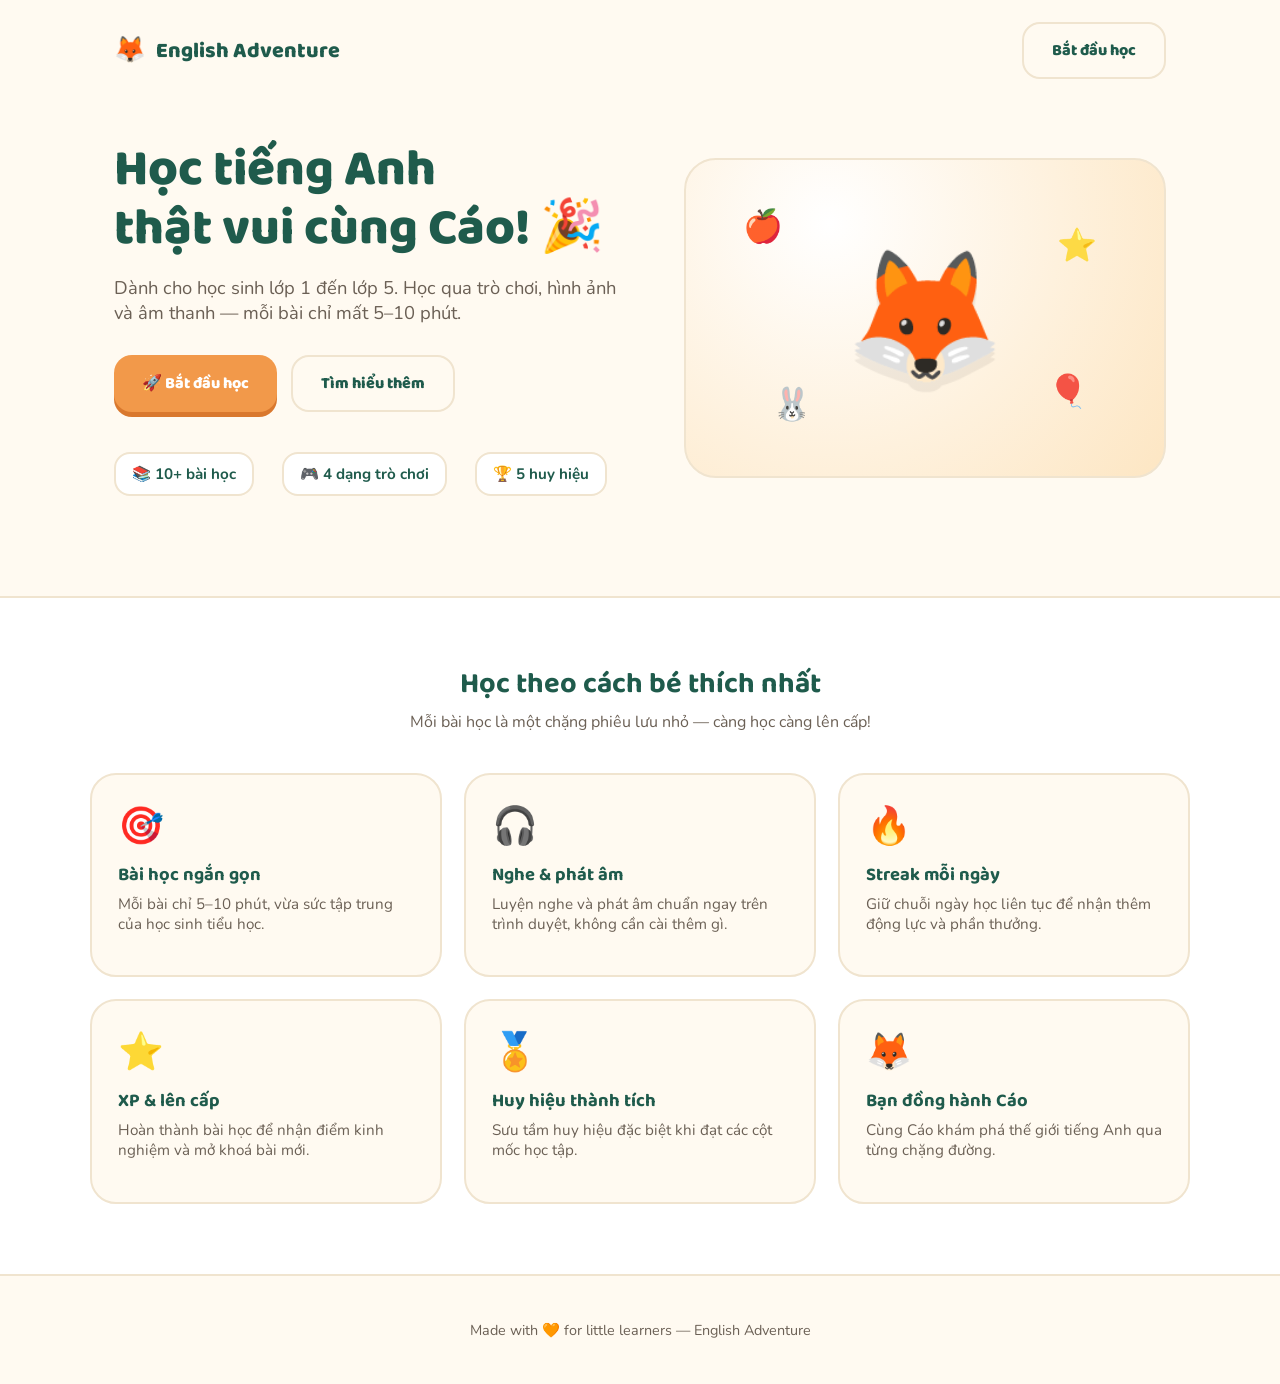
<file: english-adventure/index.html>
<!DOCTYPE html>
<html lang="vi">
<head>
<meta charset="UTF-8" />
<meta name="viewport" content="width=device-width, initial-scale=1.0" />
<title>English Adventure 🦊 — Học tiếng Anh thật vui</title>
<link rel="stylesheet" href="css/style.css" />
</head>
<body>

  <nav class="landing-nav">
    <div class="brand"><span class="mascot">🦊</span> English Adventure</div>
    <a href="learn.html" class="btn btn-ghost">Bắt đầu học</a>
  </nav>

  <section class="hero">
    <div>
      <h1>Học tiếng Anh<br/>thật vui cùng Cáo! 🎉</h1>
      <p class="lead">Dành cho học sinh lớp 1 đến lớp 5. Học qua trò chơi, hình ảnh và âm thanh — mỗi bài chỉ mất 5–10 phút.</p>
      <div class="cta-row">
        <a href="learn.html" class="btn btn-primary">🚀 Bắt đầu học</a>
        <a href="#features" class="btn btn-ghost">Tìm hiểu thêm</a>
      </div>
      <div class="stat-row">
        <div class="stat-pill">📚 10+ bài học</div>
        <div class="stat-pill">🎮 4 dạng trò chơi</div>
        <div class="stat-pill">🏆 5 huy hiệu</div>
      </div>
    </div>
    <div class="hero-art">
      <span class="float-emoji" style="top:14%; left:12%;">🍎</span>
      <span class="float-emoji" style="top:20%; right:14%;">⭐</span>
      <span class="float-emoji" style="bottom:16%; left:18%;">🐰</span>
      <span class="float-emoji" style="bottom:20%; right:16%;">🎈</span>
      <div class="big-fox">🦊</div>
    </div>
  </section>

  <section class="section-band" id="features">
    <div class="section-inner">
      <h2>Học theo cách bé thích nhất</h2>
      <p class="sub">Mỗi bài học là một chặng phiêu lưu nhỏ — càng học càng lên cấp!</p>
      <div class="feature-grid">
        <div class="feature-card">
          <div class="icon">🎯</div>
          <h3>Bài học ngắn gọn</h3>
          <p>Mỗi bài chỉ 5–10 phút, vừa sức tập trung của học sinh tiểu học.</p>
        </div>
        <div class="feature-card">
          <div class="icon">🎧</div>
          <h3>Nghe & phát âm</h3>
          <p>Luyện nghe và phát âm chuẩn ngay trên trình duyệt, không cần cài thêm gì.</p>
        </div>
        <div class="feature-card">
          <div class="icon">🔥</div>
          <h3>Streak mỗi ngày</h3>
          <p>Giữ chuỗi ngày học liên tục để nhận thêm động lực và phần thưởng.</p>
        </div>
        <div class="feature-card">
          <div class="icon">⭐</div>
          <h3>XP & lên cấp</h3>
          <p>Hoàn thành bài học để nhận điểm kinh nghiệm và mở khoá bài mới.</p>
        </div>
        <div class="feature-card">
          <div class="icon">🏅</div>
          <h3>Huy hiệu thành tích</h3>
          <p>Sưu tầm huy hiệu đặc biệt khi đạt các cột mốc học tập.</p>
        </div>
        <div class="feature-card">
          <div class="icon">🦊</div>
          <h3>Bạn đồng hành Cáo</h3>
          <p>Cùng Cáo khám phá thế giới tiếng Anh qua từng chặng đường.</p>
        </div>
      </div>
    </div>
  </section>

  <p class="footer-note">Made with 🧡 for little learners — English Adventure</p>

</body>
</html>
</file>
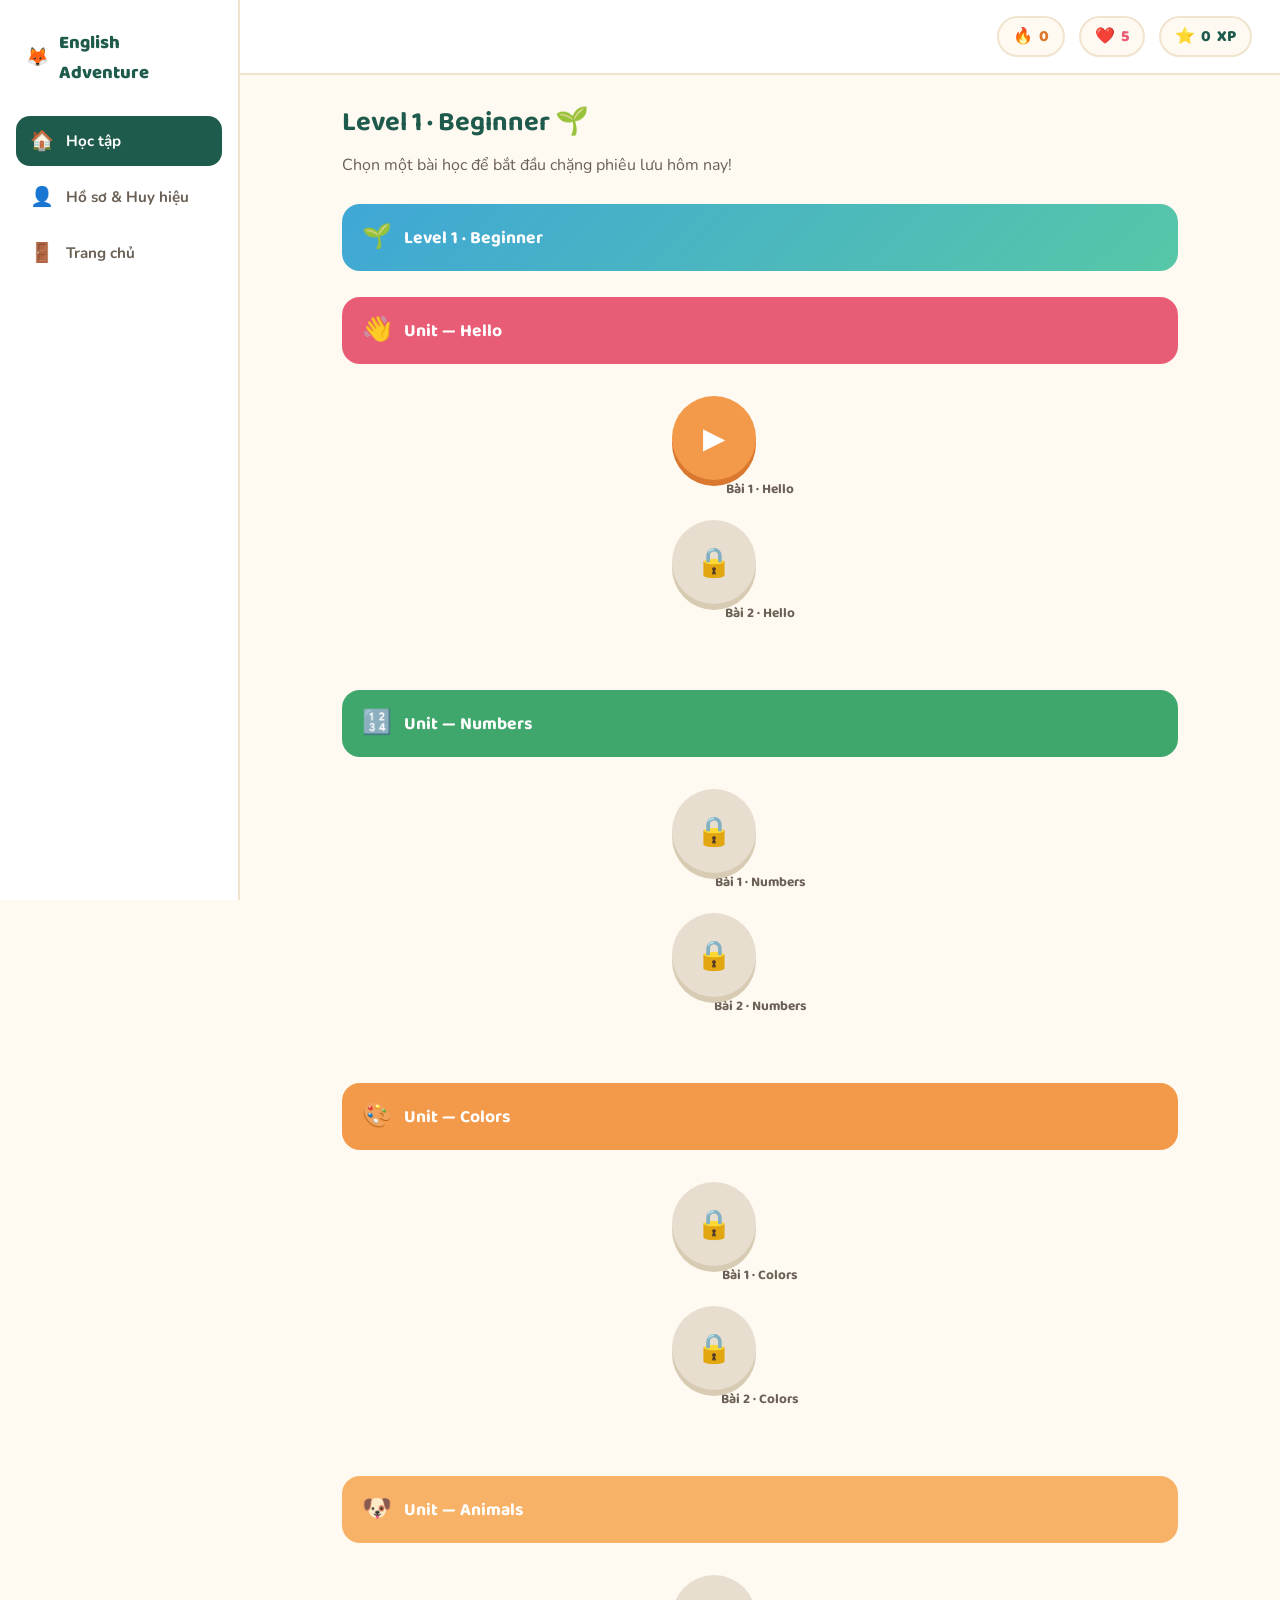
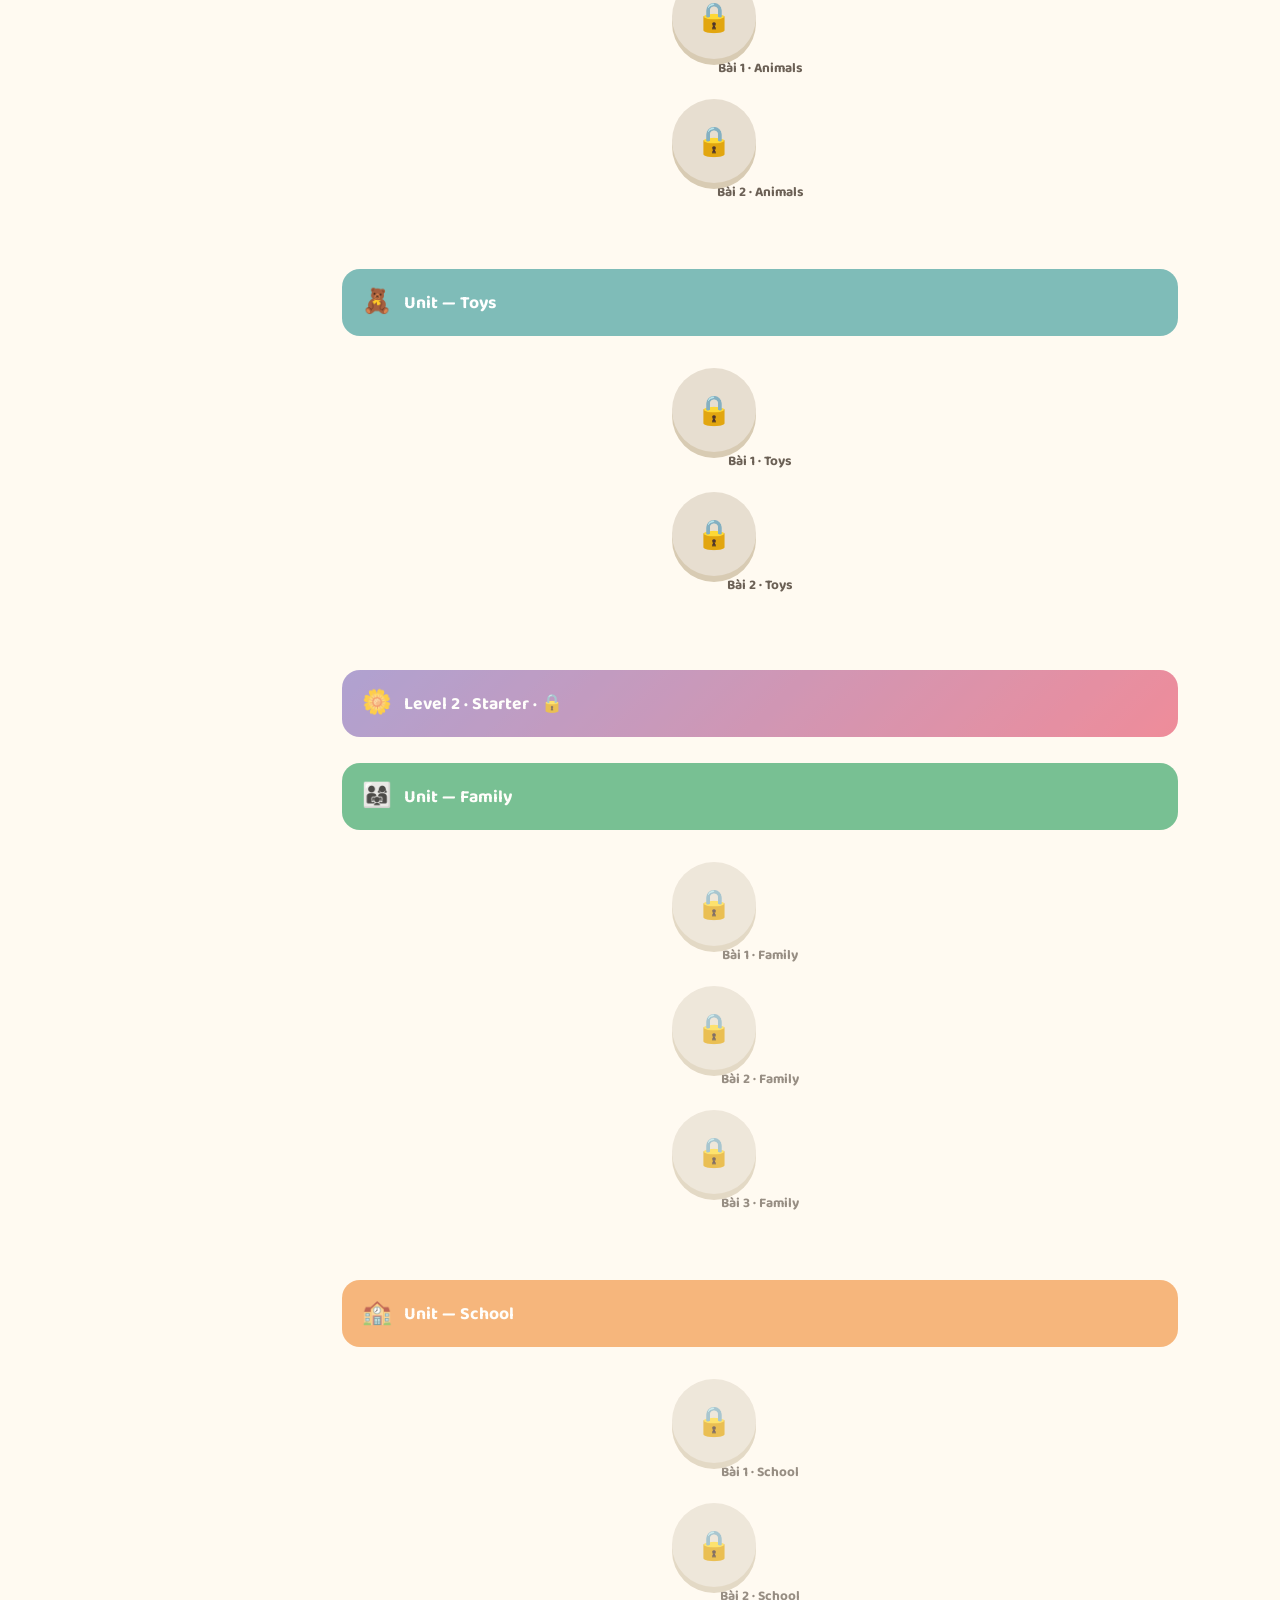
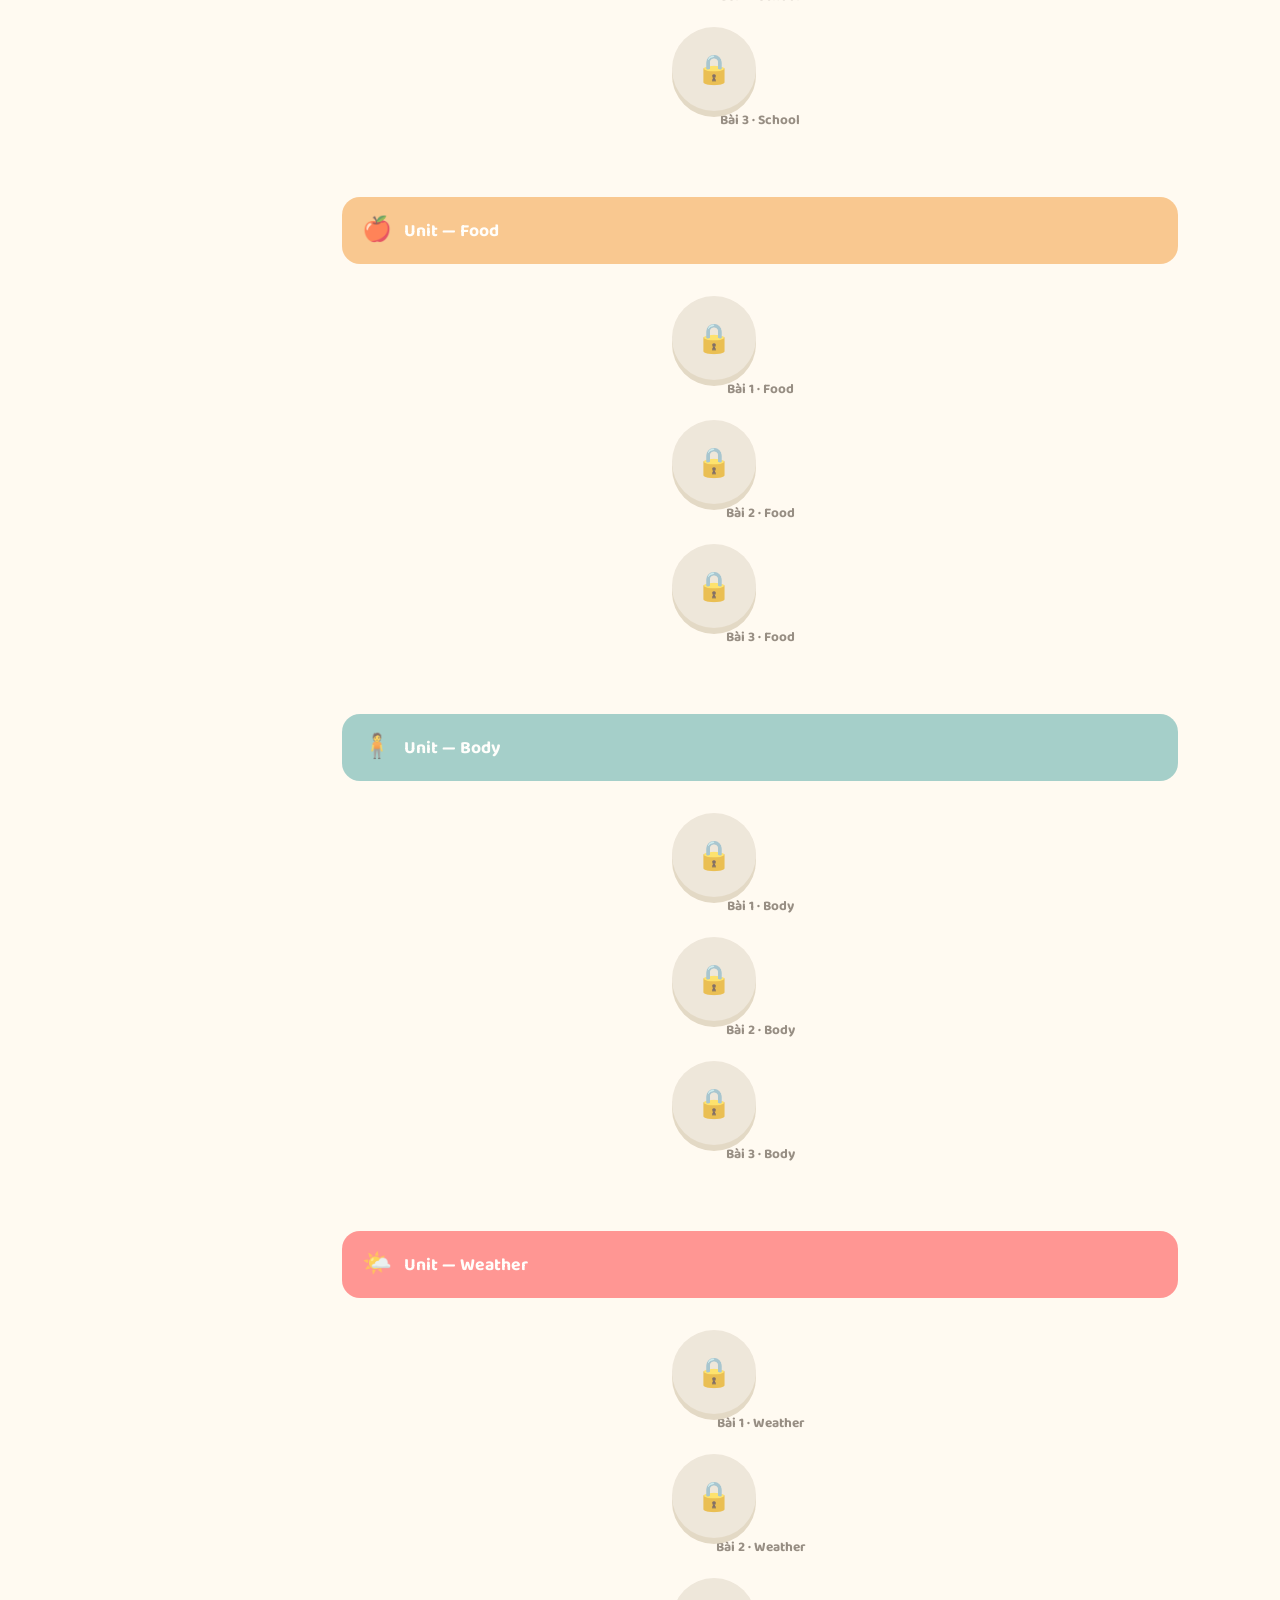
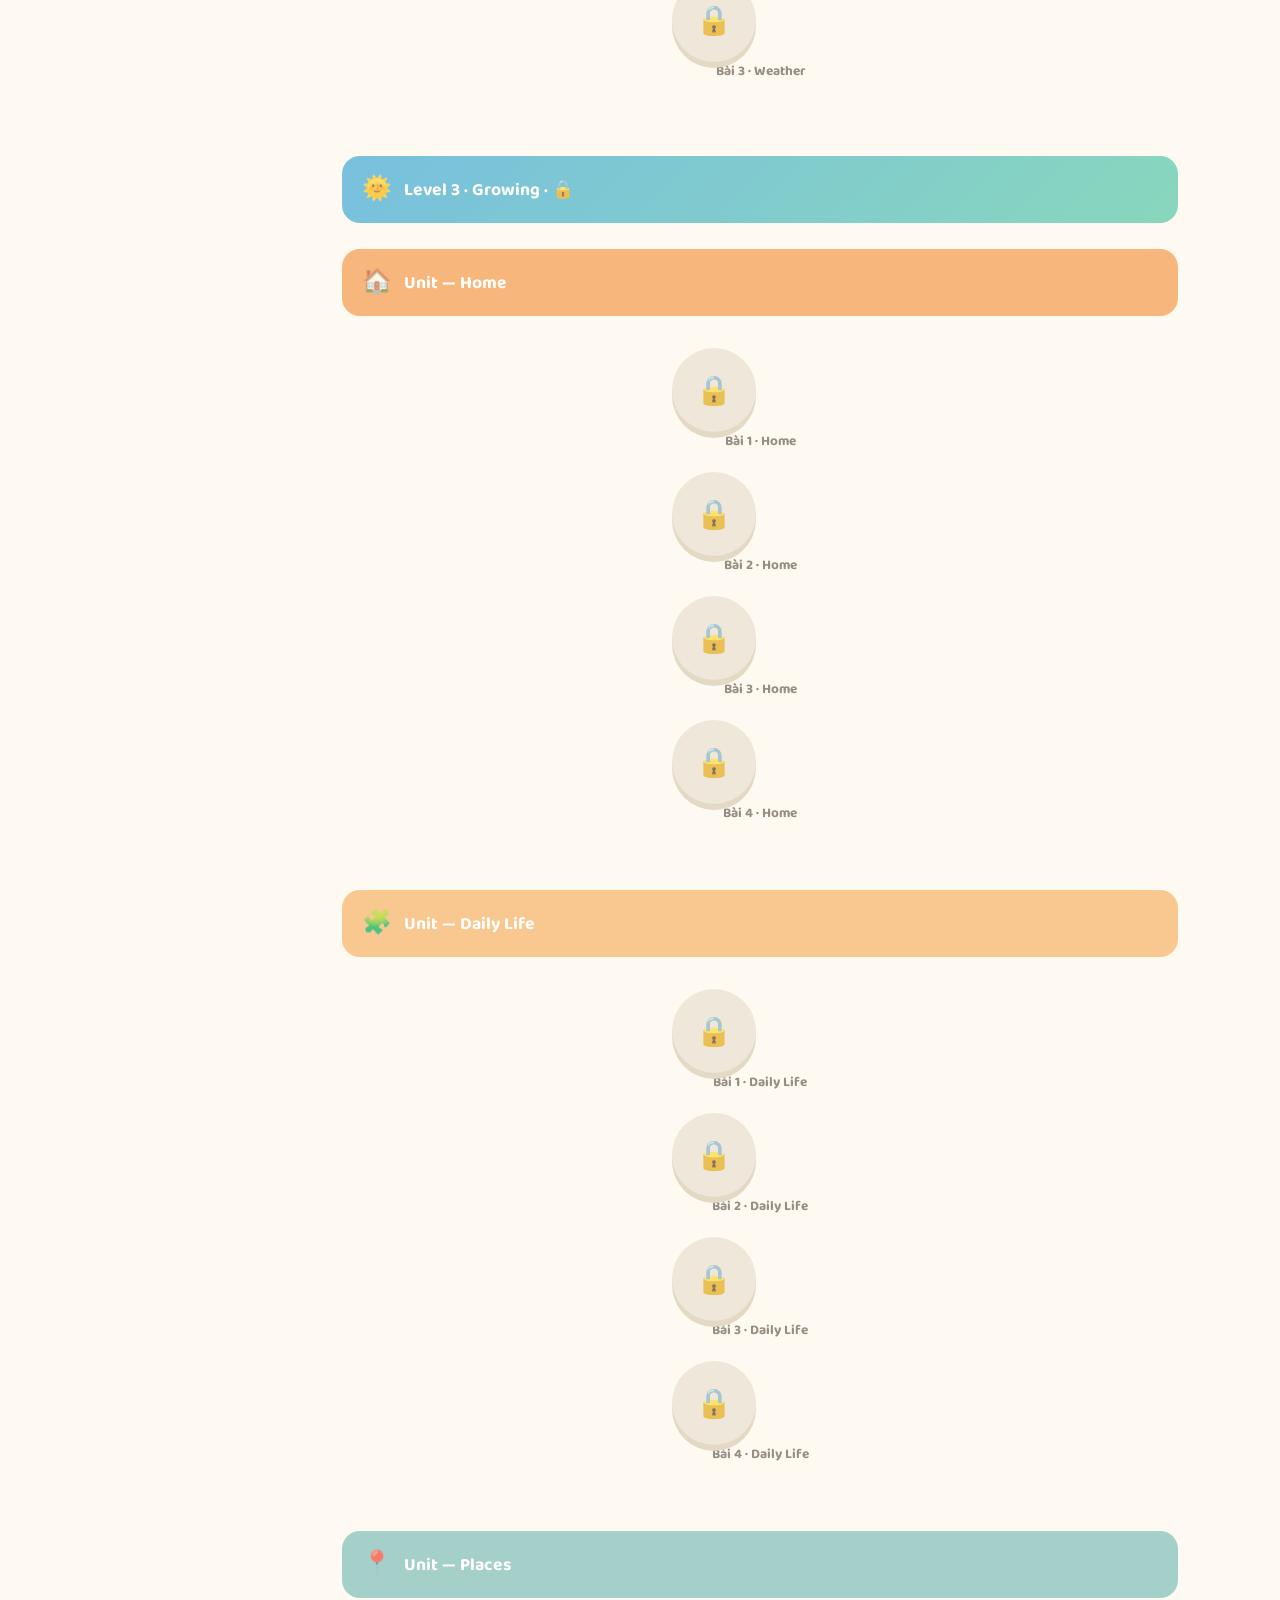
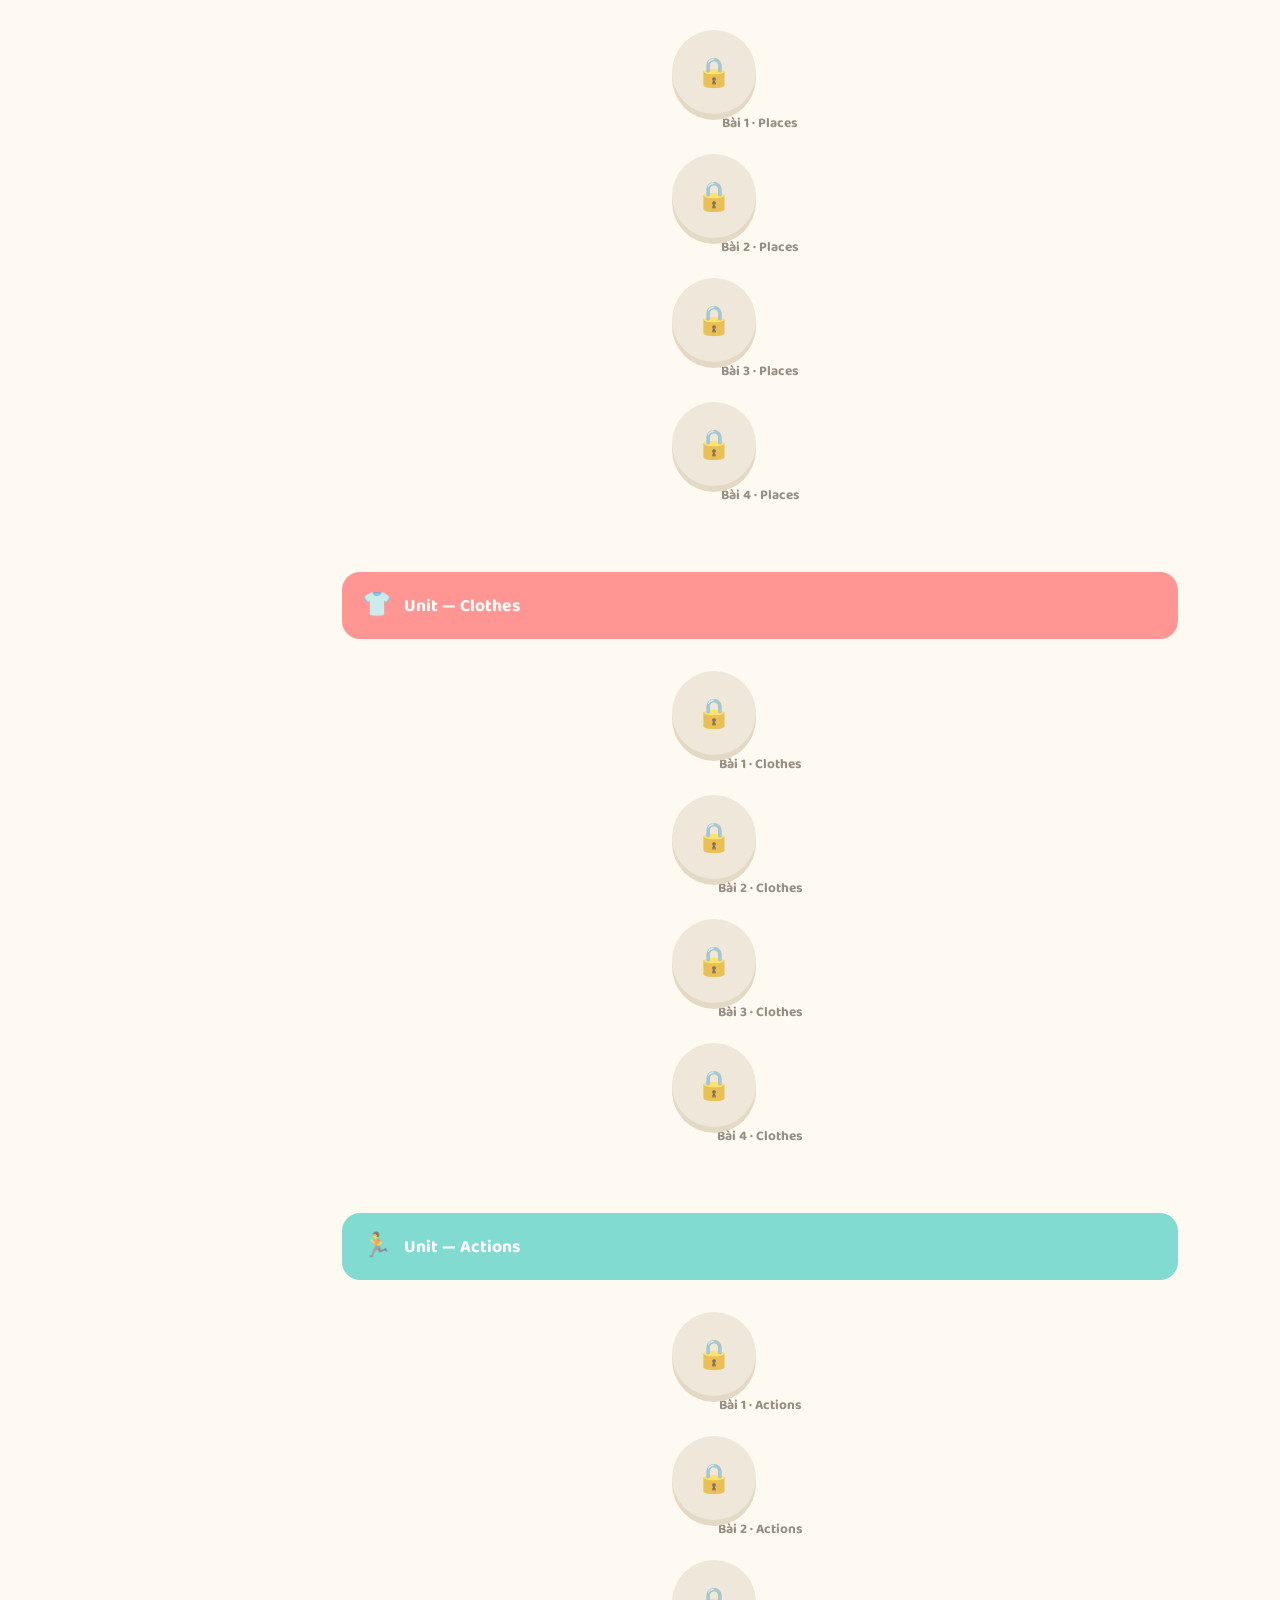
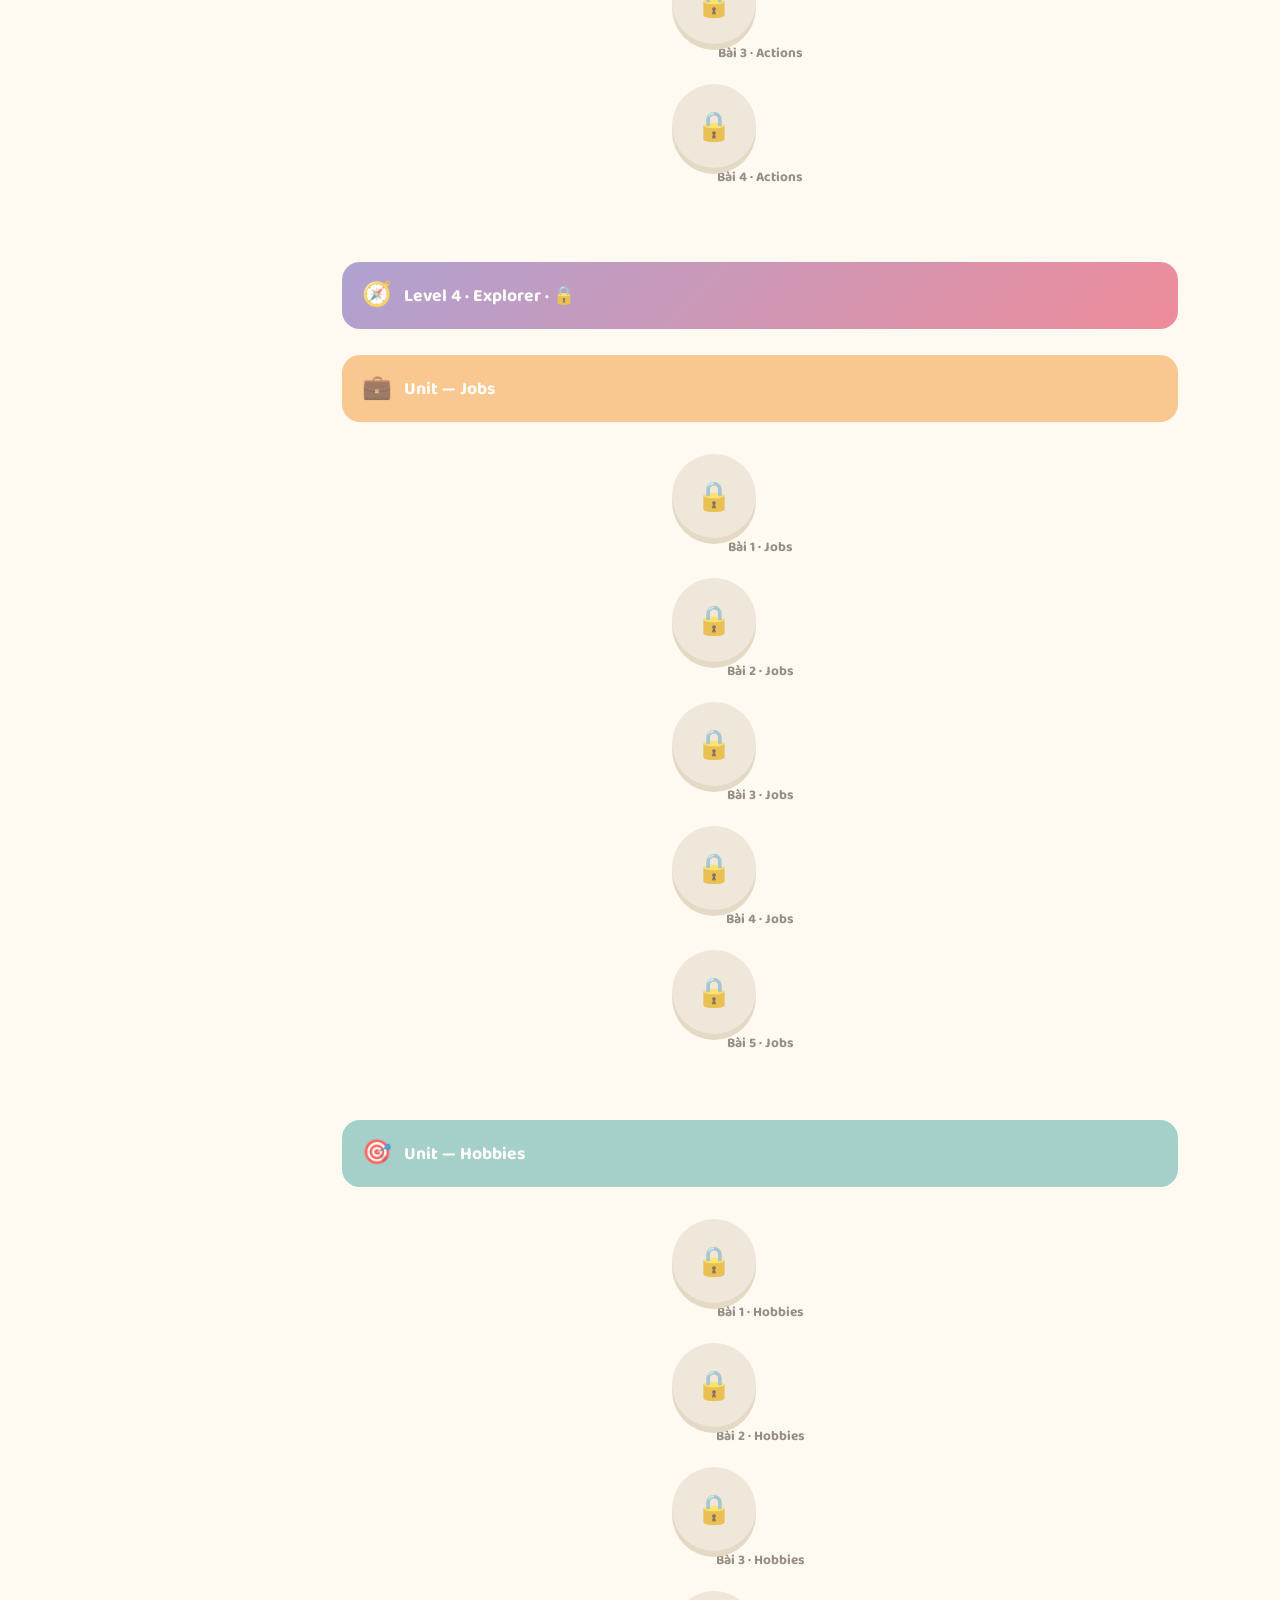
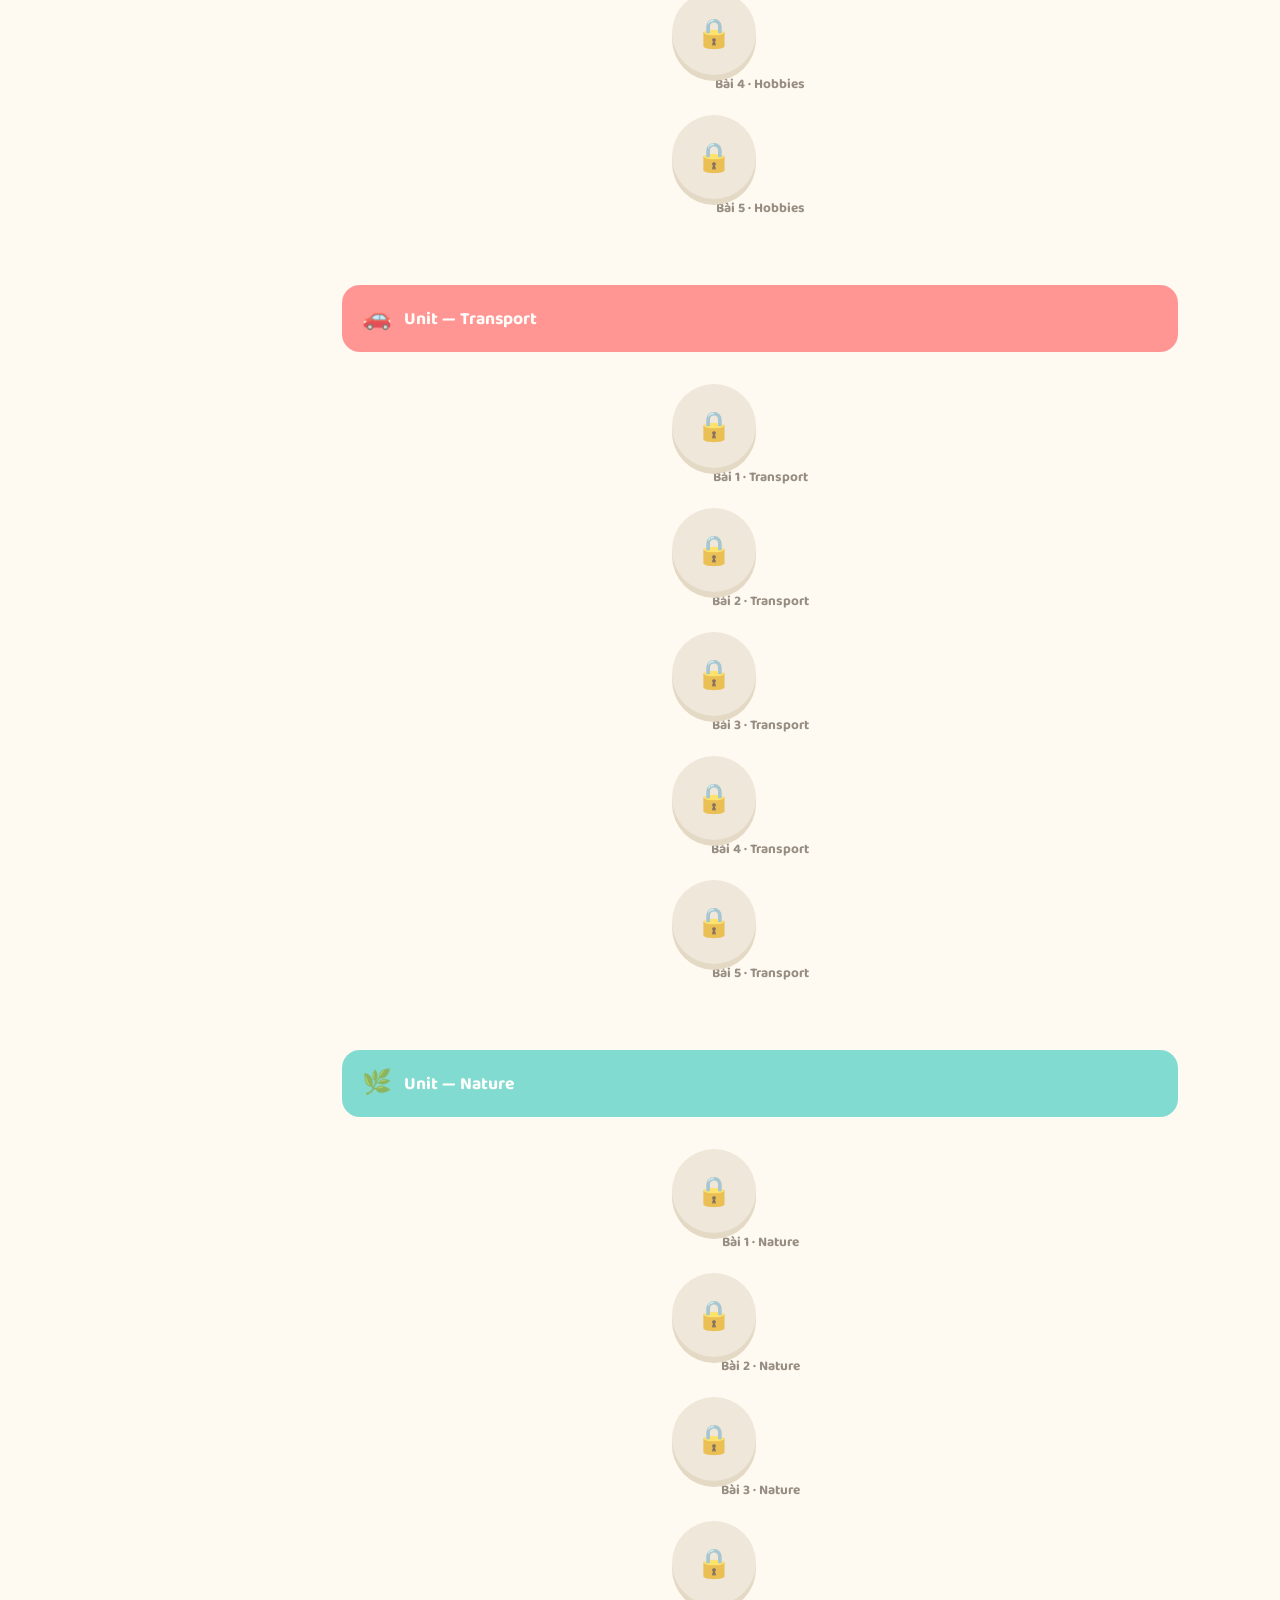
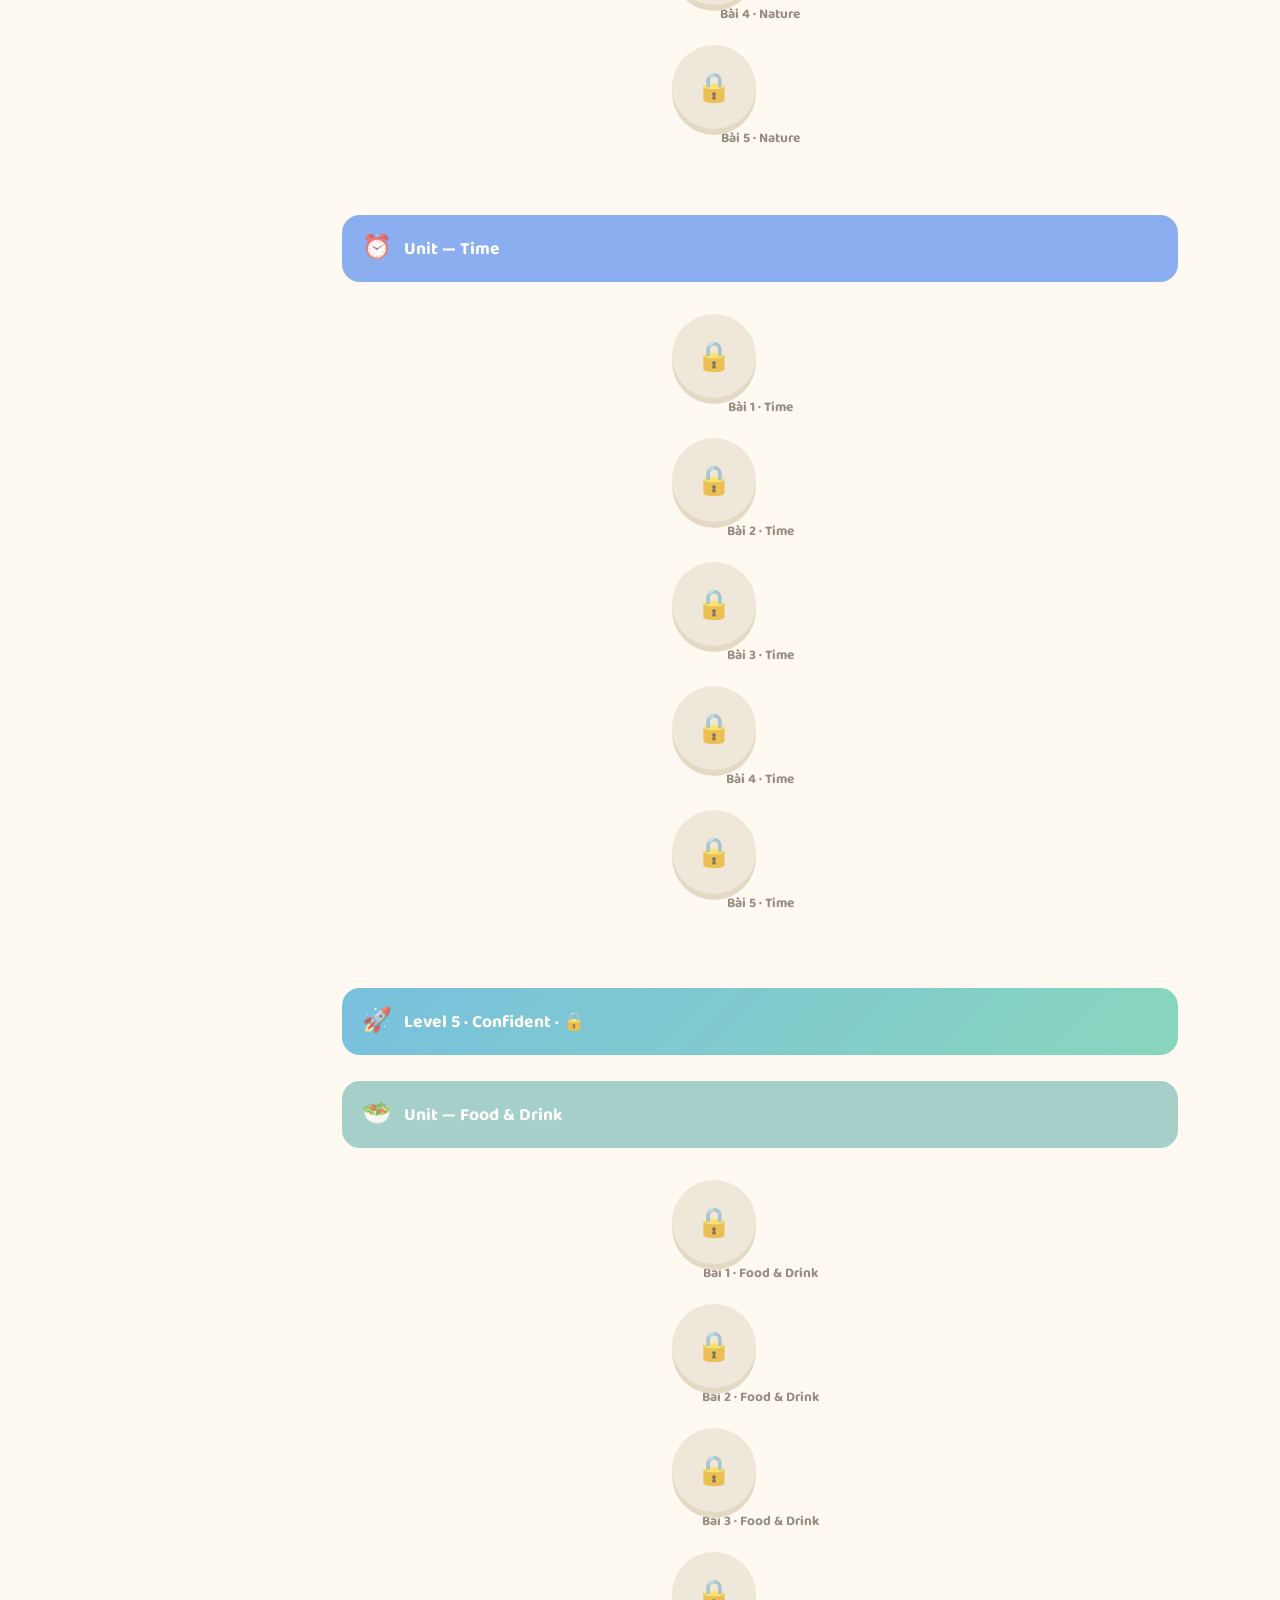
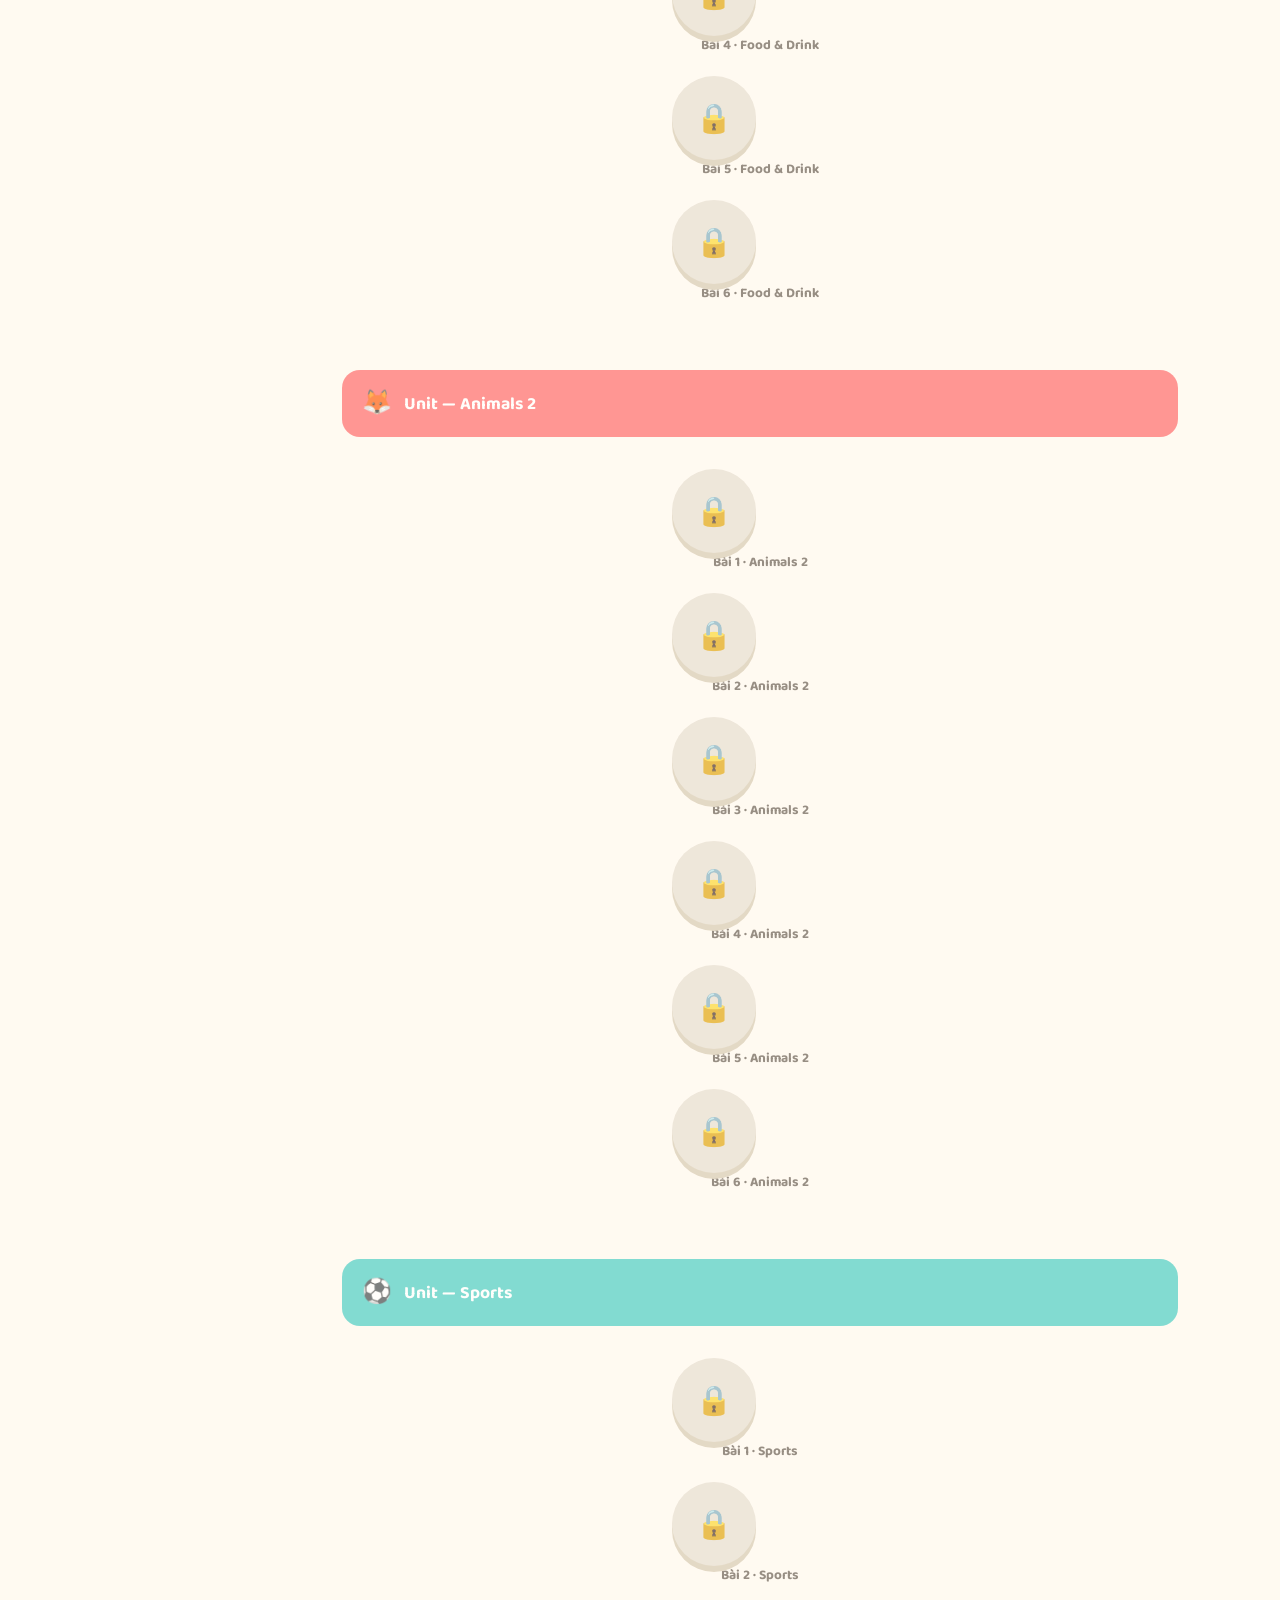
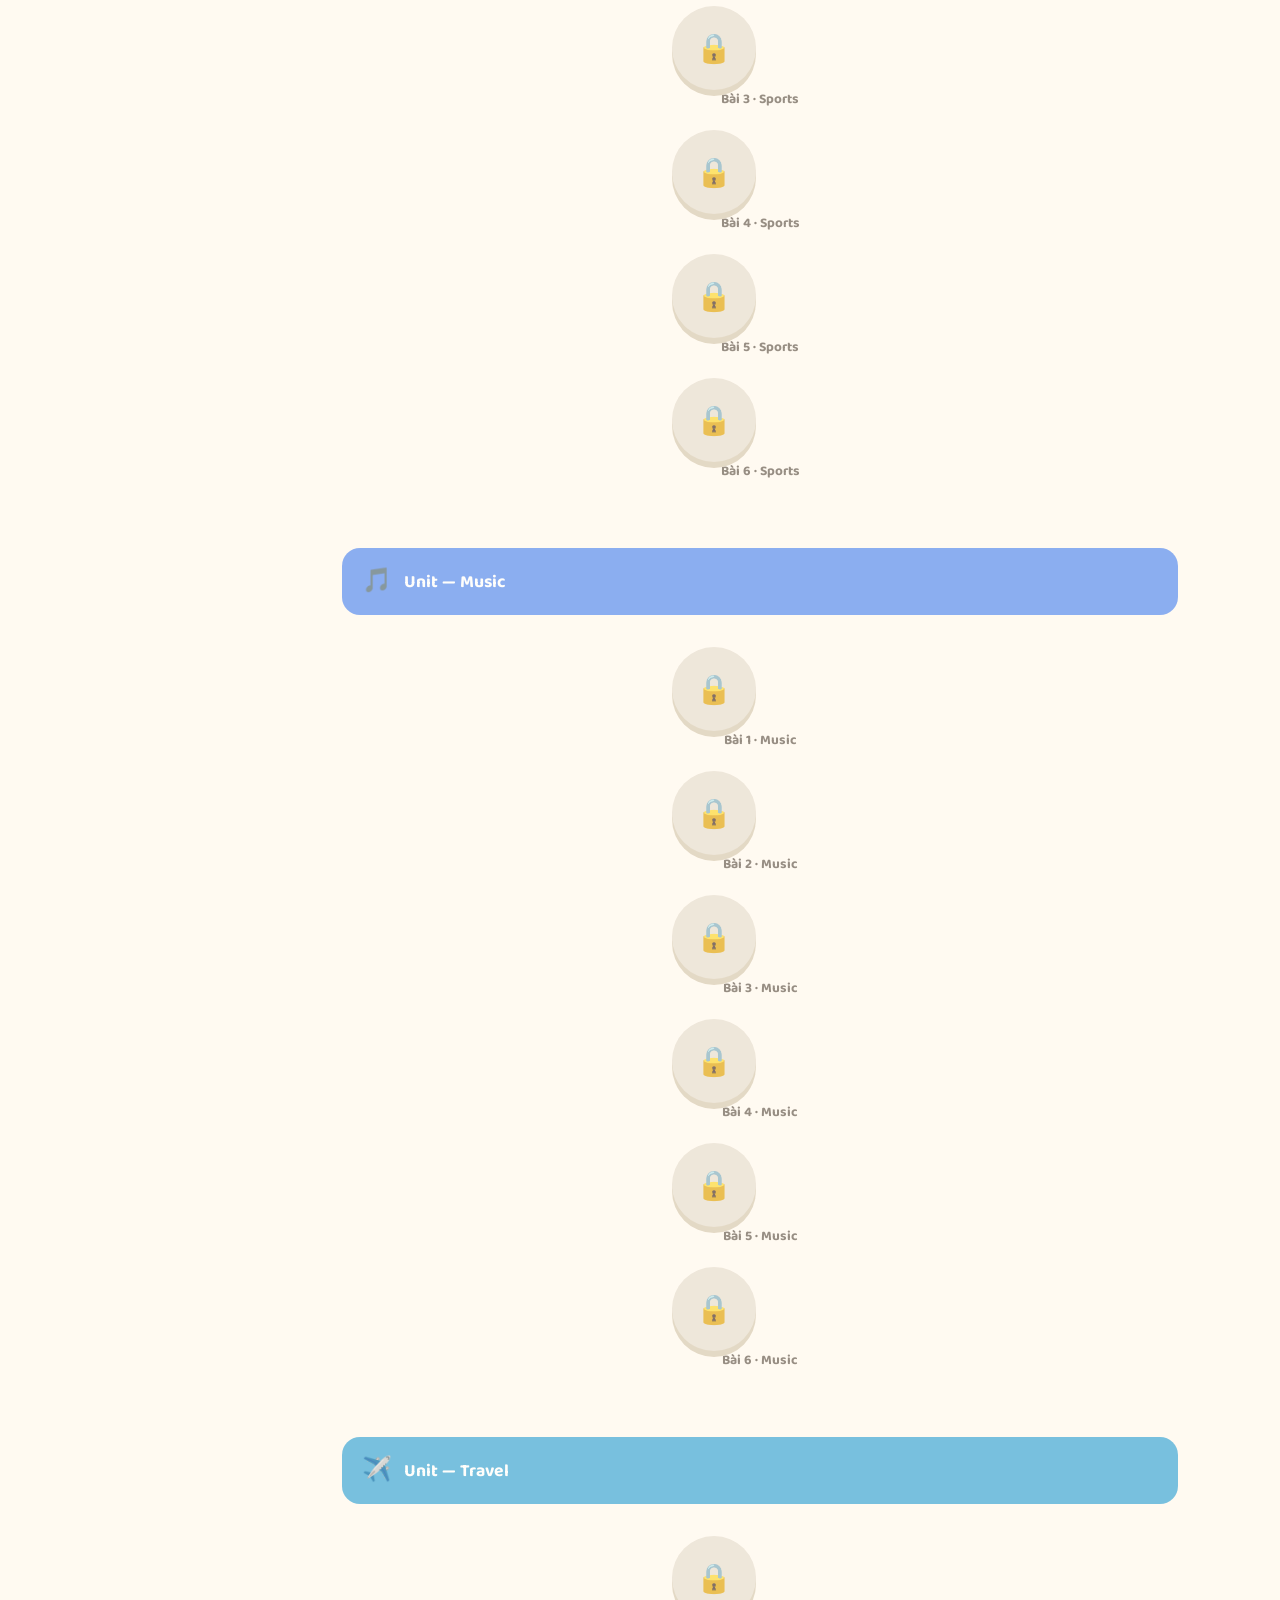
<file: english-adventure/learn.html>
<!DOCTYPE html>
<html lang="vi">
<head>
<meta charset="UTF-8" />
<meta name="viewport" content="width=device-width, initial-scale=1.0" />
<title>Học tập — English Adventure</title>
<link rel="stylesheet" href="css/style.css" />
</head>
<body>

<div class="app-shell">
  <aside class="sidebar">
    <div class="side-brand"><span>🦊</span> English Adventure</div>
    <a href="learn.html" class="side-link active"><span class="ic">🏠</span> Học tập</a>
    <a href="profile.html" class="side-link"><span class="ic">👤</span> Hồ sơ & Huy hiệu</a>
    <a href="index.html" class="side-link"><span class="ic">🚪</span> Trang chủ</a>
  </aside>

  <div>
    <div class="topbar">
      <div class="pill streak">🔥 <span id="pill-streak">0</span></div>
      <div class="pill hearts">❤️ <span id="pill-hearts">5</span></div>
      <div class="pill xp">⭐ <span id="pill-xp">0</span> XP</div>
    </div>

    <main class="main-content">
      <h1 class="page-title" id="page-title">Level 1 · Beginner 🌱</h1>
      <p class="page-sub">Chọn một bài học để bắt đầu chặng phiêu lưu hôm nay!</p>

      <div id="units-container"></div>
    </main>
  </div>
</div>

<script src="js/data.js"></script>
<script src="js/storage.js"></script>
<script src="js/learn.js"></script>
</body>
</html>
</file>
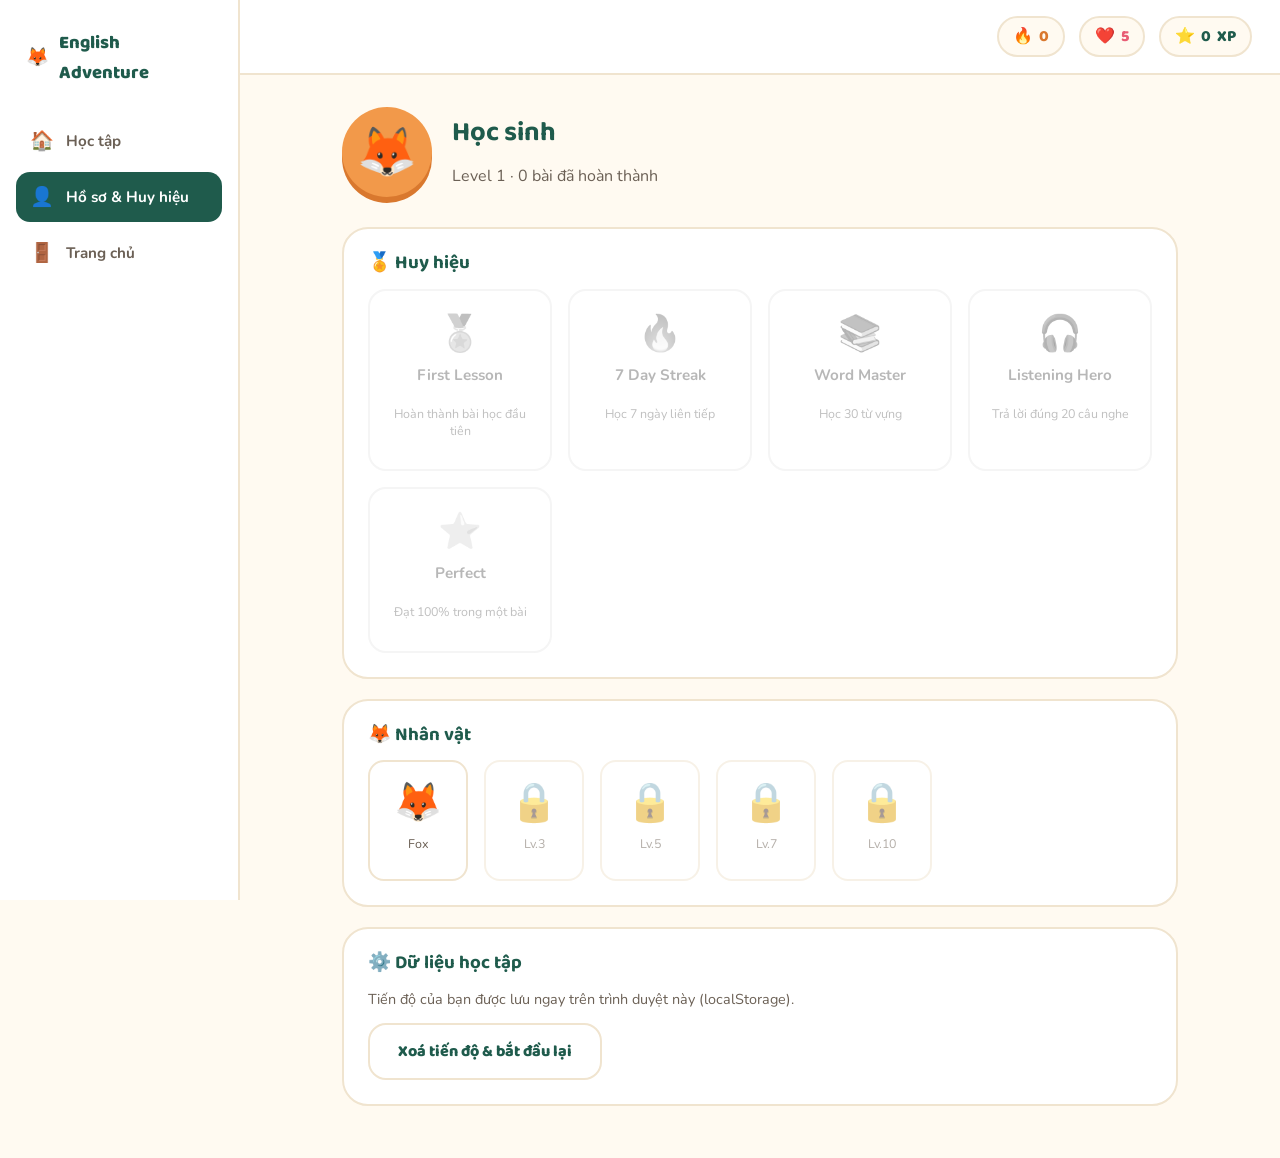
<file: english-adventure/profile.html>
<!DOCTYPE html>
<html lang="vi">
<head>
<meta charset="UTF-8" />
<meta name="viewport" content="width=device-width, initial-scale=1.0" />
<title>Hồ sơ — English Adventure</title>
<link rel="stylesheet" href="css/style.css" />
</head>
<body>

<div class="app-shell">
  <aside class="sidebar">
    <div class="side-brand"><span>🦊</span> English Adventure</div>
    <a href="learn.html" class="side-link"><span class="ic">🏠</span> Học tập</a>
    <a href="profile.html" class="side-link active"><span class="ic">👤</span> Hồ sơ & Huy hiệu</a>
    <a href="index.html" class="side-link"><span class="ic">🚪</span> Trang chủ</a>
  </aside>

  <div>
    <div class="topbar">
      <div class="pill streak">🔥 <span id="pill-streak">0</span></div>
      <div class="pill hearts">❤️ <span id="pill-hearts">5</span></div>
      <div class="pill xp">⭐ <span id="pill-xp">0</span> XP</div>
    </div>

    <main class="main-content">
      <div class="profile-header">
        <div class="avatar-circle">🦊</div>
        <div>
          <h1 class="page-title" id="p-name">Học sinh</h1>
          <p class="page-sub" style="margin-bottom:0;">Level <span id="p-level">1</span> · <span id="p-lessons">0</span> bài đã hoàn thành</p>
        </div>
      </div>

      <div class="card">
        <h3>🏅 Huy hiệu</h3>
        <div class="badge-grid" id="badge-grid"></div>
      </div>

      <div class="card">
        <h3>🦊 Nhân vật</h3>
        <div class="char-grid" id="char-grid"></div>
      </div>

      <div class="card">
        <h3>⚙️ Dữ liệu học tập</h3>
        <p style="color:var(--ink-soft); font-size:0.9rem; margin-bottom:14px;">Tiến độ của bạn được lưu ngay trên trình duyệt này (localStorage).</p>
        <button class="btn btn-ghost" id="reset-btn">Xoá tiến độ & bắt đầu lại</button>
      </div>
    </main>
  </div>
</div>

<script src="js/data.js"></script>
<script src="js/storage.js"></script>
<script src="js/profile.js"></script>
</body>
</html>
</file>
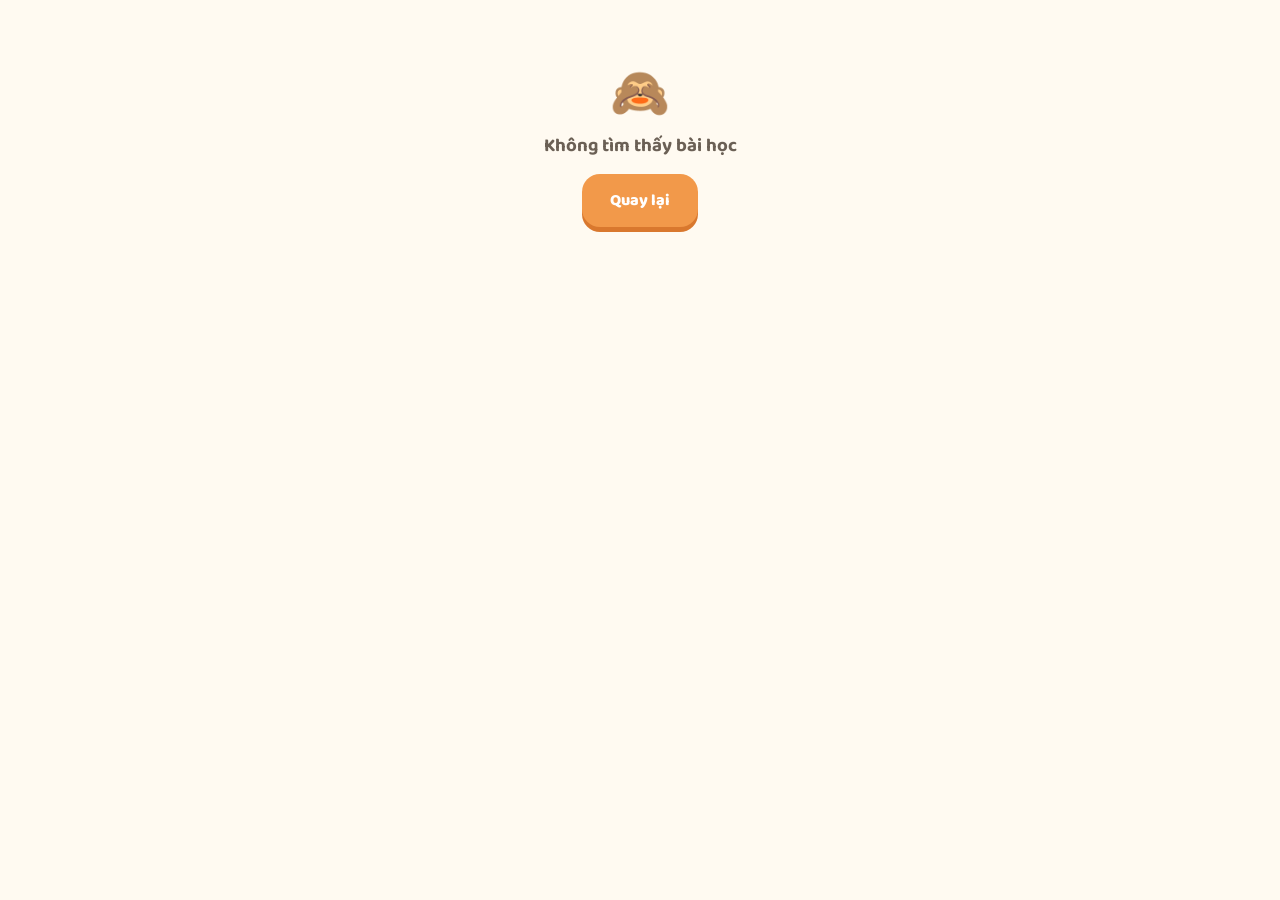
<file: english-adventure/quiz.html>
<!DOCTYPE html>
<html lang="vi">
<head>
<meta charset="UTF-8" />
<meta name="viewport" content="width=device-width, initial-scale=1.0" />
<title>Quiz — English Adventure</title>
<link rel="stylesheet" href="css/style.css" />
</head>
<body>

<div id="quiz-root"></div>

<script src="js/data.js"></script>
<script src="js/storage.js"></script>
<script src="js/quiz.js"></script>
</body>
</html>
</file>
<file: english-adventure/css/style.css>
@import url("https://fonts.googleapis.com/css2?family=Baloo+2:wght@500;600;700;800&family=Nunito:wght@400;600;700;800&display=swap");

:root {
  --cream: #fffaf1;
  --paper: #ffffff;
  --line: #f0e4cf;
  --ink: #2b2118;
  --ink-soft: #6b6055;

  --forest: #1f5b4c;
  --forest-light: #2f8767;
  --fox: #f2994a;
  --fox-dark: #d9782e;
  --sky: #3fa7d6;
  --berry: #e85d75;
  --sun: #ffc857;

  --radius-lg: 26px;
  --radius-md: 18px;
  --radius-sm: 12px;
  --shadow: 0 6px 0 rgba(31, 91, 76, 0.12);
}

* { box-sizing: border-box; }

html, body {
  margin: 0;
  padding: 0;
  background: var(--cream);
  color: var(--ink);
  font-family: "Nunito", sans-serif;
  scroll-behavior: smooth;
}

h1, h2, h3, .display {
  font-family: "Baloo 2", sans-serif;
  margin: 0;
  line-height: 1.15;
}

a { color: inherit; text-decoration: none; }
button { font-family: inherit; cursor: pointer; }

img.pixel { image-rendering: pixelated; }

/* ---------------- Buttons ---------------- */
.btn {
  display: inline-flex;
  align-items: center;
  justify-content: center;
  gap: 8px;
  border: none;
  border-radius: var(--radius-md);
  padding: 14px 28px;
  font-weight: 800;
  font-size: 1rem;
  font-family: "Baloo 2", sans-serif;
  transition: transform 0.12s ease, box-shadow 0.12s ease;
}
.btn:active { transform: translateY(2px); }

.btn-primary {
  background: var(--fox);
  color: #fff;
  box-shadow: 0 5px 0 var(--fox-dark);
}
.btn-primary:hover { filter: brightness(1.04); }
.btn-primary:active { box-shadow: 0 2px 0 var(--fox-dark); }

.btn-forest {
  background: var(--forest);
  color: #fff;
  box-shadow: 0 5px 0 #123f34;
}
.btn-forest:active { box-shadow: 0 2px 0 #123f34; }

.btn-ghost {
  background: transparent;
  color: var(--forest);
  border: 2px solid var(--line);
}

.btn-sky {
  background: var(--sky);
  color: #fff;
  box-shadow: 0 5px 0 #2a80a6;
}
.btn-sky:active { box-shadow: 0 2px 0 #2a80a6; }

.btn:disabled {
  opacity: 0.45;
  cursor: not-allowed;
  box-shadow: none !important;
  transform: none !important;
}

/* ---------------- Landing page ---------------- */
.landing-nav {
  display: flex;
  align-items: center;
  justify-content: space-between;
  max-width: 1100px;
  margin: 0 auto;
  padding: 22px 24px;
}
.brand {
  display: flex;
  align-items: center;
  gap: 10px;
  font-family: "Baloo 2", sans-serif;
  font-weight: 800;
  font-size: 1.35rem;
  color: var(--forest);
}
.brand .mascot { font-size: 1.6rem; }

.hero {
  max-width: 1100px;
  margin: 0 auto;
  padding: 40px 24px 100px;
  display: grid;
  grid-template-columns: 1.1fr 1fr;
  align-items: center;
  gap: 40px;
}
@media (max-width: 860px) {
  .hero { grid-template-columns: 1fr; padding-bottom: 60px; }
}

.hero h1 {
  font-size: clamp(2.1rem, 4.5vw, 3.2rem);
  color: var(--forest);
  font-weight: 800;
}
.hero p.lead {
  margin-top: 16px;
  font-size: 1.15rem;
  color: var(--ink-soft);
  max-width: 46ch;
}
.hero .cta-row { margin-top: 30px; display: flex; gap: 14px; flex-wrap: wrap; }

.stat-row {
  margin-top: 40px;
  display: flex;
  gap: 28px;
  flex-wrap: wrap;
}
.stat-pill {
  background: var(--paper);
  border: 2px solid var(--line);
  border-radius: 16px;
  padding: 10px 16px;
  font-weight: 700;
  color: var(--forest);
  font-size: 0.95rem;
}

.hero-art {
  position: relative;
  background: radial-gradient(circle at 30% 20%, #fff 0%, #fef1dd 55%, #fde6c3 100%);
  border-radius: 32px;
  min-height: 320px;
  display: flex;
  align-items: center;
  justify-content: center;
  border: 2px solid var(--line);
  overflow: hidden;
}
.hero-art .big-fox { font-size: 8rem; filter: drop-shadow(0 10px 0 rgba(0,0,0,.06)); animation: float 4s ease-in-out infinite; }
.hero-art .float-emoji {
  position: absolute;
  font-size: 2rem;
  opacity: 0.9;
}
@keyframes float {
  0%, 100% { transform: translateY(0); }
  50% { transform: translateY(-14px); }
}

.section-band {
  background: var(--paper);
  border-top: 2px solid var(--line);
  border-bottom: 2px solid var(--line);
  padding: 70px 24px;
}
.section-inner { max-width: 1100px; margin: 0 auto; }
.section-inner h2 { color: var(--forest); font-size: 1.8rem; text-align: center; }
.section-inner > p.sub {
  text-align: center;
  color: var(--ink-soft);
  margin: 10px auto 40px;
  max-width: 50ch;
}

.feature-grid {
  display: grid;
  grid-template-columns: repeat(3, 1fr);
  gap: 22px;
}
@media (max-width: 780px) { .feature-grid { grid-template-columns: 1fr; } }

.feature-card {
  background: var(--cream);
  border: 2px solid var(--line);
  border-radius: var(--radius-lg);
  padding: 26px;
}
.feature-card .icon { font-size: 2.3rem; }
.feature-card h3 { margin-top: 14px; color: var(--forest); font-size: 1.15rem; }
.feature-card p { color: var(--ink-soft); margin-top: 8px; font-size: 0.95rem; }

.footer-note {
  text-align: center;
  padding: 30px;
  color: var(--ink-soft);
  font-size: 0.9rem;
}

/* ---------------- App shell (learn / profile) ---------------- */
.app-shell {
  display: grid;
  grid-template-columns: 240px 1fr;
  min-height: 100vh;
}
@media (max-width: 780px) {
  .app-shell { grid-template-columns: 1fr; }
  .sidebar { position: static; display: flex; overflow-x: auto; height: auto; border-right: none; border-bottom: 2px solid var(--line); }
  .sidebar .side-link { flex: 1; flex-direction: column; gap: 4px; font-size: 0.75rem; padding: 10px 6px; }
  .sidebar .side-brand { display: none; }
}

.sidebar {
  background: var(--paper);
  border-right: 2px solid var(--line);
  padding: 20px 16px;
  position: sticky;
  top: 0;
  height: 100vh;
  display: flex;
  flex-direction: column;
  gap: 6px;
}
.side-brand {
  display: flex;
  align-items: center;
  gap: 10px;
  font-family: "Baloo 2", sans-serif;
  font-weight: 800;
  color: var(--forest);
  font-size: 1.15rem;
  padding: 8px 10px 22px;
}
.side-link {
  display: flex;
  align-items: center;
  gap: 12px;
  padding: 12px 14px;
  border-radius: 14px;
  color: var(--ink-soft);
  font-weight: 700;
  font-size: 0.95rem;
}
.side-link .ic { font-size: 1.2rem; }
.side-link:hover { background: var(--cream); }
.side-link.active { background: var(--forest); color: #fff; }

.topbar {
  display: flex;
  align-items: center;
  justify-content: flex-end;
  gap: 14px;
  padding: 16px 28px;
  border-bottom: 2px solid var(--line);
  background: var(--paper);
}
.pill {
  display: flex;
  align-items: center;
  gap: 6px;
  background: var(--cream);
  border: 2px solid var(--line);
  border-radius: 999px;
  padding: 6px 14px;
  font-weight: 800;
  font-family: "Baloo 2", sans-serif;
}
.pill.streak { color: var(--fox-dark); }
.pill.hearts { color: var(--berry); }
.pill.xp { color: var(--forest); }

.main-content {
  padding: 32px;
  max-width: 900px;
  margin: 0 auto;
  width: 100%;
}

.page-title { color: var(--forest); font-size: 1.7rem; margin-bottom: 4px; }
.page-sub { color: var(--ink-soft); margin-bottom: 28px; }

/* ---------------- Unit / lesson trail ---------------- */
.unit-block { margin-bottom: 44px; }
.unit-header {
  display: flex;
  align-items: center;
  gap: 12px;
  padding: 14px 20px;
  border-radius: 18px;
  color: #fff;
  font-family: "Baloo 2", sans-serif;
  font-weight: 700;
  font-size: 1.1rem;
  margin-bottom: 26px;
}
.unit-header .ic { font-size: 1.5rem; }

.trail {
  display: flex;
  flex-direction: column;
  align-items: center;
  gap: 20px;
  padding: 6px 0;
}
.lesson-node {
  position: relative;
  width: 84px;
  height: 84px;
  border-radius: 50%;
  display: flex;
  align-items: center;
  justify-content: center;
  font-size: 1.8rem;
  border: none;
  color: #fff;
  transition: transform .12s ease;
}
.lesson-node:nth-child(odd) { align-self: center; transform: translateX(-46px); }
.lesson-node:nth-child(even) { align-self: center; transform: translateX(46px); }
.lesson-node:hover:not(:disabled) { transform: translateX(var(--tx, 0)) translateY(-3px); }
.lesson-node.done { background: var(--forest); box-shadow: 0 6px 0 #123f34; }
.lesson-node.available { background: var(--fox); box-shadow: 0 6px 0 var(--fox-dark); }
.lesson-node.locked { background: #e7ded0; color: #b9ac97; box-shadow: 0 6px 0 #d8cbb3; cursor: not-allowed; }
.lesson-node .badge-check { position: absolute; top: -6px; right: -6px; background: #fff; border-radius: 50%; font-size: 1rem; }
.lesson-label {
  font-family: "Baloo 2", sans-serif;
  font-weight: 700;
  color: var(--ink-soft);
  font-size: .85rem;
  text-align: center;
  margin-top: -8px;
}

/* ---------------- Quiz page ---------------- */
.quiz-shell { min-height: 100vh; display: flex; flex-direction: column; background: var(--cream); }
.quiz-top {
  display: flex;
  align-items: center;
  gap: 16px;
  padding: 18px 24px;
}
.quiz-close { font-size: 1.4rem; color: var(--ink-soft); }
.progress-track {
  flex: 1;
  height: 16px;
  background: var(--line);
  border-radius: 999px;
  overflow: hidden;
}
.progress-fill { height: 100%; background: var(--forest-light); border-radius: 999px; transition: width .3s ease; }
.quiz-hearts { display: flex; gap: 4px; font-size: 1.2rem; }

.quiz-body {
  flex: 1;
  max-width: 640px;
  margin: 0 auto;
  padding: 20px 24px 40px;
  width: 100%;
}
.quiz-prompt { font-size: 1.4rem; color: var(--forest); font-weight: 800; font-family: "Baloo 2", sans-serif; margin-bottom: 26px; text-align: center; }
.quiz-emoji-display { font-size: 5.5rem; text-align: center; margin-bottom: 26px; }

.speak-btn {
  display: flex;
  align-items: center;
  justify-content: center;
  gap: 10px;
  margin: 0 auto 30px;
  background: var(--sky);
  color: #fff;
  border: none;
  border-radius: 999px;
  padding: 18px 34px;
  font-size: 1.4rem;
  box-shadow: 0 5px 0 #2a80a6;
}
.speak-btn:active { box-shadow: 0 2px 0 #2a80a6; }

.option-grid { display: grid; grid-template-columns: 1fr 1fr; gap: 14px; }
@media (max-width: 500px) { .option-grid { grid-template-columns: 1fr; } }

.option-card {
  background: var(--paper);
  border: 2px solid var(--line);
  border-radius: var(--radius-md);
  padding: 18px;
  font-family: "Baloo 2", sans-serif;
  font-weight: 700;
  font-size: 1.05rem;
  color: var(--ink);
  display: flex;
  flex-direction: column;
  align-items: center;
  gap: 8px;
  box-shadow: 0 4px 0 var(--line);
}
.option-card .opt-emoji { font-size: 2.2rem; }
.option-card:hover { border-color: var(--sky); }
.option-card.selected { border-color: var(--sky); background: #eaf6fc; }
.option-card.correct { border-color: var(--forest); background: #e4f4ec; color: var(--forest); }
.option-card.wrong { border-color: var(--berry); background: #fdeaee; color: var(--berry); }

.matching-board {
  display: grid;
  grid-template-columns: 1fr 1fr;
  gap: 14px;
  max-width: 720px;
  margin: 0 auto 14px;
}
.matching-column { display: flex; flex-direction: column; gap: 10px; }
.matching-card {
  min-height: 52px;
  padding: 12px 14px;
  border: 2px solid var(--line);
  border-radius: var(--radius-sm);
  background: var(--paper);
  color: var(--ink);
  font-family: "Baloo 2", sans-serif;
  font-size: 1rem;
  font-weight: 700;
  box-shadow: 0 3px 0 var(--line);
}
.matching-card:hover { border-color: var(--sky); }
.matching-card.selected { border-color: var(--sky); background: #eaf6fc; }
.matching-card.matched { border-color: var(--forest); background: #e4f4ec; color: var(--forest); }
.matching-status { text-align: center; color: var(--ink-soft); font-weight: 700; }
@media (max-width: 500px) {
  .matching-board { gap: 8px; }
  .matching-card { padding: 10px 8px; font-size: 0.9rem; overflow-wrap: anywhere; }
}

.translation-source {
  display: flex;
  align-items: center;
  gap: 10px;
  width: fit-content;
  max-width: 100%;
  margin: 0 auto 28px;
  padding: 14px 20px;
  border: 2px solid #40515b;
  border-radius: 16px;
  color: var(--forest);
  background: #f4fbff;
  font-family: "Baloo 2", sans-serif;
  font-size: 1.35rem;
  font-weight: 800;
}
.translation-speaker { color: var(--sky); }
.translation-divider {
  max-width: 720px;
  margin: 0 auto 26px;
  border-top: 2px solid var(--line);
}
.translation-answer-line {
  min-height: 56px;
  max-width: 720px;
  margin: 0 auto 34px;
  padding: 10px 16px;
  border-bottom: 3px solid var(--line);
  color: var(--forest);
  text-align: center;
  font-family: "Baloo 2", sans-serif;
  font-size: 1.25rem;
  font-weight: 800;
}
.translation-word-bank {
  display: flex;
  flex-wrap: wrap;
  justify-content: center;
  gap: 10px;
  max-width: 720px;
  margin: 0 auto;
}
.translation-option {
  min-width: 92px;
  padding: 12px 18px;
  border: 2px solid var(--line);
  border-radius: 14px;
  background: var(--paper);
  color: var(--ink);
  font-family: "Baloo 2", sans-serif;
  font-size: 1.05rem;
  font-weight: 700;
  box-shadow: 0 3px 0 var(--line);
}
.translation-option:hover,
.translation-option.selected { border-color: var(--sky); background: #eaf6fc; }
.translation-option.correct { border-color: var(--forest); background: #e4f4ec; color: var(--forest); }
.translation-option.wrong { border-color: var(--berry); background: #fdeaee; color: var(--berry); }

.word-bank { display: flex; flex-wrap: wrap; gap: 10px; justify-content: center; margin-bottom: 22px; min-height: 50px; }
.answer-slot {
  display: flex; flex-wrap: wrap; gap: 10px; justify-content: center;
  min-height: 58px; border-bottom: 3px dashed var(--line); padding-bottom: 16px; margin-bottom: 26px;
}
.word-chip {
  background: var(--paper);
  border: 2px solid var(--line);
  border-radius: 12px;
  padding: 10px 16px;
  font-family: "Baloo 2", sans-serif;
  font-weight: 700;
  box-shadow: 0 3px 0 var(--line);
}
.word-chip.used { opacity: 0.35; pointer-events: none; }
.word-chip.placed { background: #eaf6fc; border-color: var(--sky); }

.feedback-bar {
  position: sticky;
  bottom: 0;
  padding: 18px 24px;
  display: flex;
  align-items: center;
  justify-content: space-between;
  gap: 20px;
}
.feedback-bar.ok { background: #e4f4ec; }
.feedback-bar.no { background: #fdeaee; }
.feedback-msg { font-family: "Baloo 2", sans-serif; font-weight: 800; font-size: 1.1rem; display: flex; align-items: center; gap: 10px; }
.feedback-bar.ok .feedback-msg { color: var(--forest); }
.feedback-bar.no .feedback-msg { color: var(--berry); }

.check-bar {
  position: sticky;
  bottom: 0;
  padding: 18px 24px;
  display: flex;
  justify-content: flex-end;
  border-top: 2px solid var(--line);
}

/* ---------------- Result screen ---------------- */
.result-screen {
  min-height: 100vh;
  display: flex;
  align-items: center;
  justify-content: center;
  text-align: center;
  padding: 30px;
}
.result-card { max-width: 420px; }
.result-emoji { font-size: 5rem; }
.result-card h1 { color: var(--forest); font-size: 2rem; margin-top: 10px; }
.result-stats { display: flex; justify-content: center; gap: 24px; margin: 26px 0; }
.result-stat { background: var(--paper); border: 2px solid var(--line); border-radius: 16px; padding: 16px 22px; }
.result-stat .num { font-family: "Baloo 2", sans-serif; font-weight: 800; font-size: 1.5rem; color: var(--forest); }
.result-stat .lbl { font-size: 0.8rem; color: var(--ink-soft); }
.badge-toast { background: #fff8e2; border: 2px solid var(--sun); border-radius: 14px; padding: 12px 16px; margin: 8px 0; font-weight: 700; }

/* ---------------- Profile ---------------- */
.profile-header { display: flex; align-items: center; gap: 20px; margin-bottom: 30px; }
.avatar-circle {
  width: 90px; height: 90px; border-radius: 50%;
  background: var(--fox); display: flex; align-items: center; justify-content: center; font-size: 3rem;
  box-shadow: 0 6px 0 var(--fox-dark);
}
.badge-grid { display: grid; grid-template-columns: repeat(auto-fill, minmax(160px, 1fr)); gap: 16px; }
.badge-card {
  background: var(--paper); border: 2px solid var(--line); border-radius: 18px; padding: 18px; text-align: center;
}
.badge-card .b-icon { font-size: 2.2rem; }
.badge-card.locked { opacity: 0.4; filter: grayscale(1); }
.badge-card h4 { margin-top: 8px; font-size: 0.95rem; color: var(--forest); }
.badge-card p { font-size: 0.78rem; color: var(--ink-soft); margin-top: 4px; }

.char-grid { display: flex; gap: 16px; flex-wrap: wrap; }
.char-card {
  width: 100px; text-align: center; background: var(--paper); border: 2px solid var(--line); border-radius: 16px; padding: 14px;
}
.char-card .c-emoji { font-size: 2.4rem; }
.char-card.locked { opacity: 0.5; }
.char-card p { font-size: 0.78rem; margin-top: 6px; color: var(--ink-soft); }

.card { background: var(--paper); border: 2px solid var(--line); border-radius: var(--radius-lg); padding: 24px; margin-bottom: 20px; }
.card h3 { color: var(--forest); margin-bottom: 14px; }

.empty-state { text-align: center; padding: 60px 20px; color: var(--ink-soft); }
.empty-state .e-icon { font-size: 3rem; margin-bottom: 10px; }

/* ---------------- Modal (out of hearts) ---------------- */
.modal-overlay {
  position: fixed; inset: 0; background: rgba(43,33,24,0.5);
  display: flex; align-items: center; justify-content: center; z-index: 50; padding: 20px;
}
.modal-card {
  background: var(--paper); border-radius: 24px; padding: 34px; max-width: 360px; text-align: center;
}
.modal-card .m-emoji { font-size: 3.5rem; }
.modal-card h3 { color: var(--forest); margin-top: 12px; }
.modal-card p { color: var(--ink-soft); margin-top: 8px; }
.modal-actions { margin-top: 22px; display: flex; flex-direction: column; gap: 10px; }

@media (max-width: 500px) {
  .main-content { padding: 20px 16px; }
  .topbar { padding: 12px 16px; }
}
</file>
